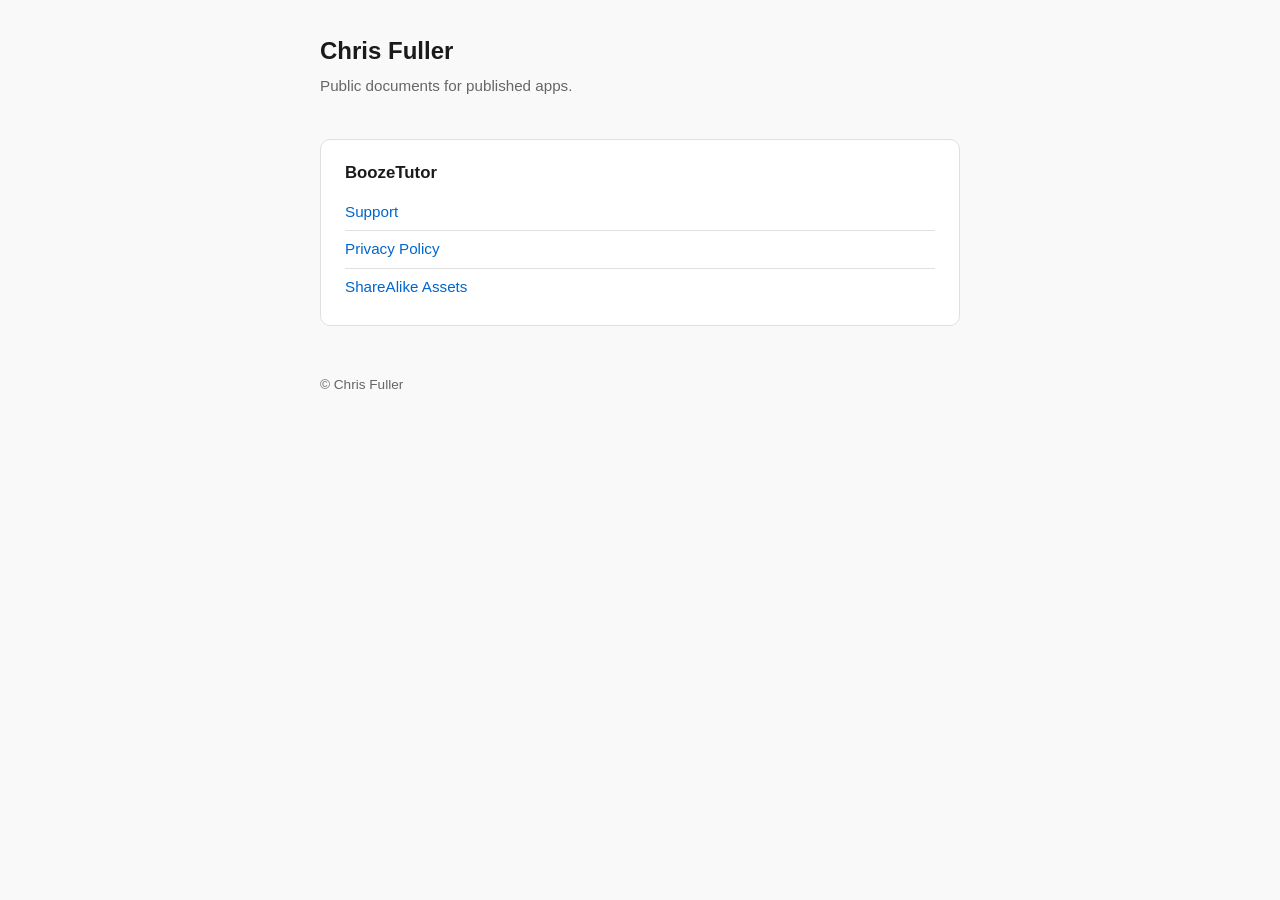
<file: index.html>
<!DOCTYPE html>
<html lang="en">
<head>
  <meta charset="UTF-8">
  <meta name="viewport" content="width=device-width, initial-scale=1.0">
  <title>Chris Fuller — App Documents</title>
  <style>
    *, *::before, *::after { box-sizing: border-box; margin: 0; padding: 0; }

    :root {
      --bg: #f9f9f9;
      --surface: #ffffff;
      --text: #1a1a1a;
      --muted: #666;
      --accent: #0066cc;
      --border: #e0e0e0;
    }

    @media (prefers-color-scheme: dark) {
      :root {
        --bg: #111;
        --surface: #1e1e1e;
        --text: #f0f0f0;
        --muted: #999;
        --accent: #4da6ff;
        --border: #333;
      }
    }

    body {
      font-family: -apple-system, BlinkMacSystemFont, "Segoe UI", Roboto, sans-serif;
      background: var(--bg);
      color: var(--text);
      line-height: 1.6;
      padding: 2rem 1rem;
    }

    .container {
      max-width: 640px;
      margin: 0 auto;
    }

    header {
      margin-bottom: 2.5rem;
    }

    header h1 {
      font-size: 1.5rem;
      font-weight: 600;
      margin-bottom: 0.25rem;
    }

    header p {
      color: var(--muted);
      font-size: 0.95rem;
    }

    .app-section {
      background: var(--surface);
      border: 1px solid var(--border);
      border-radius: 10px;
      padding: 1.25rem 1.5rem;
      margin-bottom: 1rem;
    }

    .app-section h2 {
      font-size: 1.05rem;
      font-weight: 600;
      margin-bottom: 0.75rem;
    }

    .doc-list {
      list-style: none;
    }

    .doc-list li {
      padding: 0.35rem 0;
      border-top: 1px solid var(--border);
    }

    .doc-list li:first-child {
      border-top: none;
      padding-top: 0;
    }

    .doc-list a {
      color: var(--accent);
      text-decoration: none;
      font-size: 0.95rem;
    }

    .doc-list a:hover {
      text-decoration: underline;
    }

    footer {
      margin-top: 3rem;
      color: var(--muted);
      font-size: 0.85rem;
    }
  </style>
</head>
<body>
  <div class="container">
    <header>
      <h1>Chris Fuller</h1>
      <p>Public documents for published apps.</p>
    </header>

    <div class="app-section">
      <h2>BoozeTutor</h2>
      <ul class="doc-list">
        <li><a href="BoozeTutor-support.html">Support</a></li>
        <li><a href="BoozeTutor-privacy">Privacy Policy</a></li>
        <li><a href="BoozeTutor-ShareAlike/">ShareAlike Assets</a></li>
      </ul>
    </div>

    <footer>
      <p>&copy; Chris Fuller</p>
    </footer>
  </div>
</body>
</html>
</file>
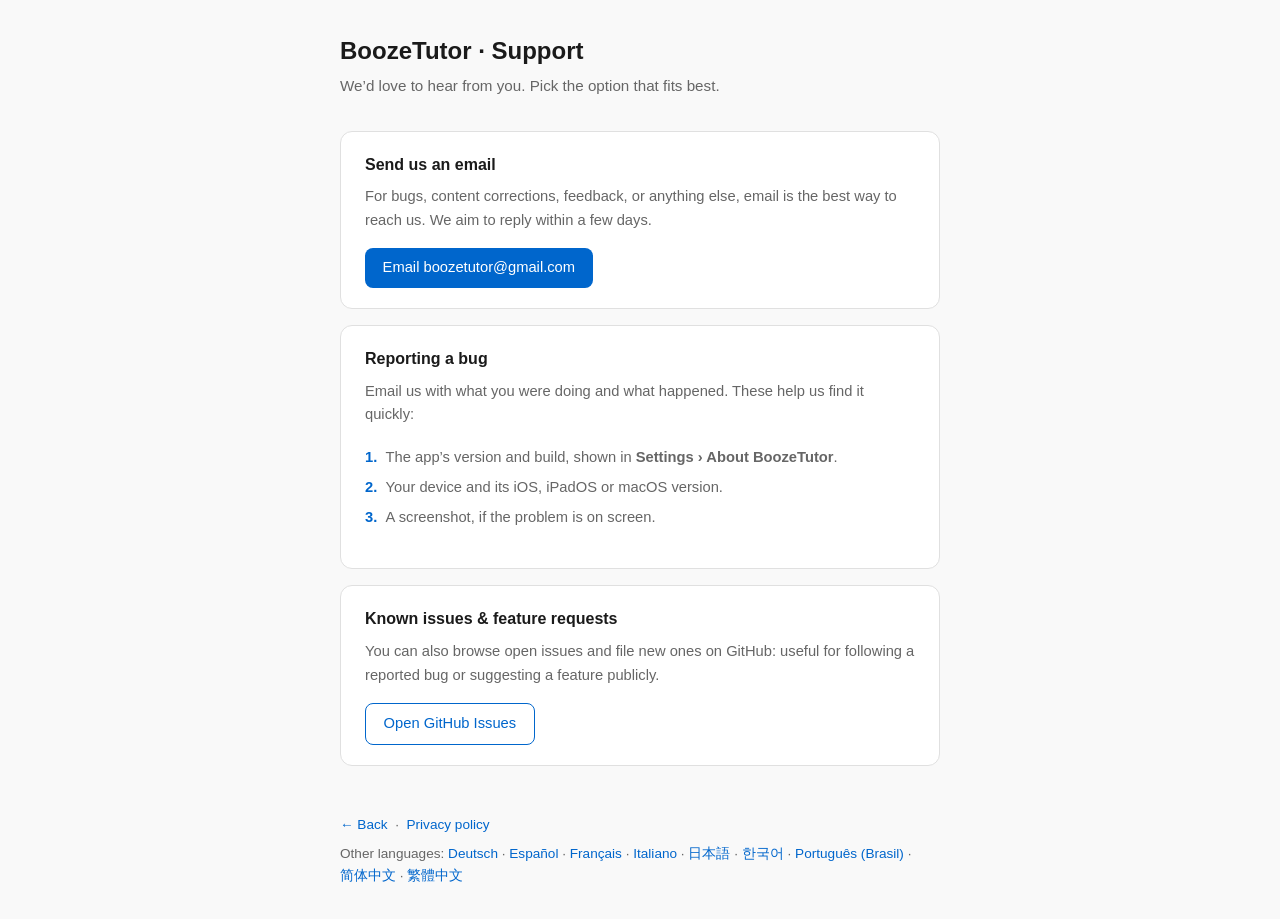
<file: BoozeTutor-support.html>
<!DOCTYPE html>
<html lang="en">
<head>
  <meta charset="UTF-8">
  <meta name="viewport" content="width=device-width, initial-scale=1.0">
  <title>BoozeTutor · Support</title>
  <link rel="stylesheet" href="support/support.css">
</head>
<body>
  <div class="container">
    <header>
      <h1>BoozeTutor · Support</h1>
      <p>We’d love to hear from you. Pick the option that fits best.</p>
    </header>

    <div class="card">
      <h2>Send us an email</h2>
      <p>For bugs, content corrections, feedback, or anything else, email is the best way to reach us. We aim to reply within a few days.</p>
      <a class="btn" href="mailto:boozetutor@gmail.com?subject=BoozeTutor%20support">Email boozetutor@gmail.com</a>
    </div>

    <div class="card">
      <h2>Reporting a bug</h2>
      <p>Email us with what you were doing and what happened. These help us find it quickly:</p>
      <ol class="step-list">
        <li data-n="1">The app’s version and build, shown in <strong>Settings › About BoozeTutor</strong>.</li>
        <li data-n="2">Your device and its iOS, iPadOS or macOS version.</li>
        <li data-n="3">A screenshot, if the problem is on screen.</li>
      </ol>
    </div>

    <div class="card">
      <h2>Known issues &amp; feature requests</h2>
      <p>You can also browse open issues and file new ones on GitHub: useful for following a reported bug or suggesting a feature publicly.</p>
      <a class="btn btn-secondary" href="https://github.com/txshtkckr/public-docs/issues" target="_blank" rel="noopener">Open GitHub Issues</a>
    </div>

    <footer>
      <p><a href="index.html">&larr; Back</a> &nbsp;&middot;&nbsp; <a href="BoozeTutor-privacy">Privacy policy</a></p>
      <p class="langs">Other languages: <a href="support/de.html" lang="de">Deutsch</a> &middot; <a href="support/es.html" lang="es">Español</a> &middot; <a href="support/fr.html" lang="fr">Français</a> &middot; <a href="support/it.html" lang="it">Italiano</a> &middot; <a href="support/ja.html" lang="ja">日本語</a> &middot; <a href="support/ko.html" lang="ko">한국어</a> &middot; <a href="support/pt-BR.html" lang="pt-BR">Português (Brasil)</a> &middot; <a href="support/zh-Hans.html" lang="zh-Hans">简体中文</a> &middot; <a href="support/zh-Hant.html" lang="zh-Hant">繁體中文</a></p>
    </footer>
  </div>
</body>
</html>
</file>
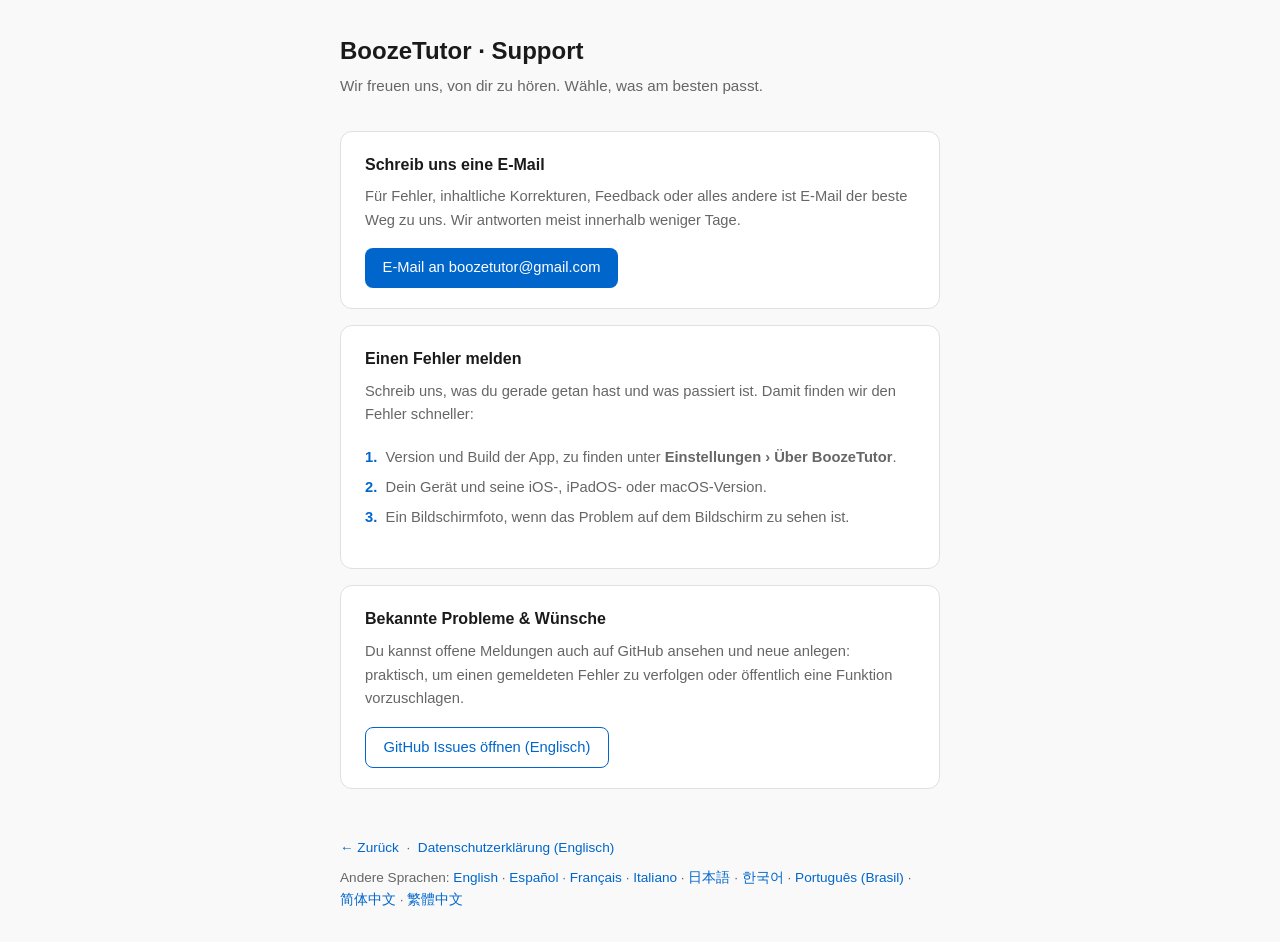
<file: support/de.html>
<!DOCTYPE html>
<html lang="de">
<head>
  <meta charset="UTF-8">
  <meta name="viewport" content="width=device-width, initial-scale=1.0">
  <title>BoozeTutor · Support</title>
  <link rel="stylesheet" href="support.css">
</head>
<body>
  <div class="container">
    <header>
      <h1>BoozeTutor · Support</h1>
      <p>Wir freuen uns, von dir zu hören. Wähle, was am besten passt.</p>
    </header>

    <div class="card">
      <h2>Schreib uns eine E-Mail</h2>
      <p>Für Fehler, inhaltliche Korrekturen, Feedback oder alles andere ist E-Mail der beste Weg zu uns. Wir antworten meist innerhalb weniger Tage.</p>
      <a class="btn" href="mailto:boozetutor@gmail.com?subject=BoozeTutor%20Support">E-Mail an boozetutor@gmail.com</a>
    </div>

    <div class="card">
      <h2>Einen Fehler melden</h2>
      <p>Schreib uns, was du gerade getan hast und was passiert ist. Damit finden wir den Fehler schneller:</p>
      <ol class="step-list">
        <li data-n="1">Version und Build der App, zu finden unter <strong>Einstellungen › Über BoozeTutor</strong>.</li>
        <li data-n="2">Dein Gerät und seine iOS-, iPadOS- oder macOS-Version.</li>
        <li data-n="3">Ein Bildschirmfoto, wenn das Problem auf dem Bildschirm zu sehen ist.</li>
      </ol>
    </div>

    <div class="card">
      <h2>Bekannte Probleme &amp; Wünsche</h2>
      <p>Du kannst offene Meldungen auch auf GitHub ansehen und neue anlegen: praktisch, um einen gemeldeten Fehler zu verfolgen oder öffentlich eine Funktion vorzuschlagen.</p>
      <a class="btn btn-secondary" href="https://github.com/txshtkckr/public-docs/issues" target="_blank" rel="noopener">GitHub Issues öffnen (Englisch)</a>
    </div>

    <footer>
      <p><a href="../index.html">&larr; Zurück</a> &nbsp;&middot;&nbsp; <a href="../BoozeTutor-privacy">Datenschutzerklärung (Englisch)</a></p>
      <p class="langs">Andere Sprachen: <a href="../BoozeTutor-support.html" lang="en">English</a> &middot; <a href="es.html" lang="es">Español</a> &middot; <a href="fr.html" lang="fr">Français</a> &middot; <a href="it.html" lang="it">Italiano</a> &middot; <a href="ja.html" lang="ja">日本語</a> &middot; <a href="ko.html" lang="ko">한국어</a> &middot; <a href="pt-BR.html" lang="pt-BR">Português (Brasil)</a> &middot; <a href="zh-Hans.html" lang="zh-Hans">简体中文</a> &middot; <a href="zh-Hant.html" lang="zh-Hant">繁體中文</a></p>
    </footer>
  </div>
</body>
</html>
</file>
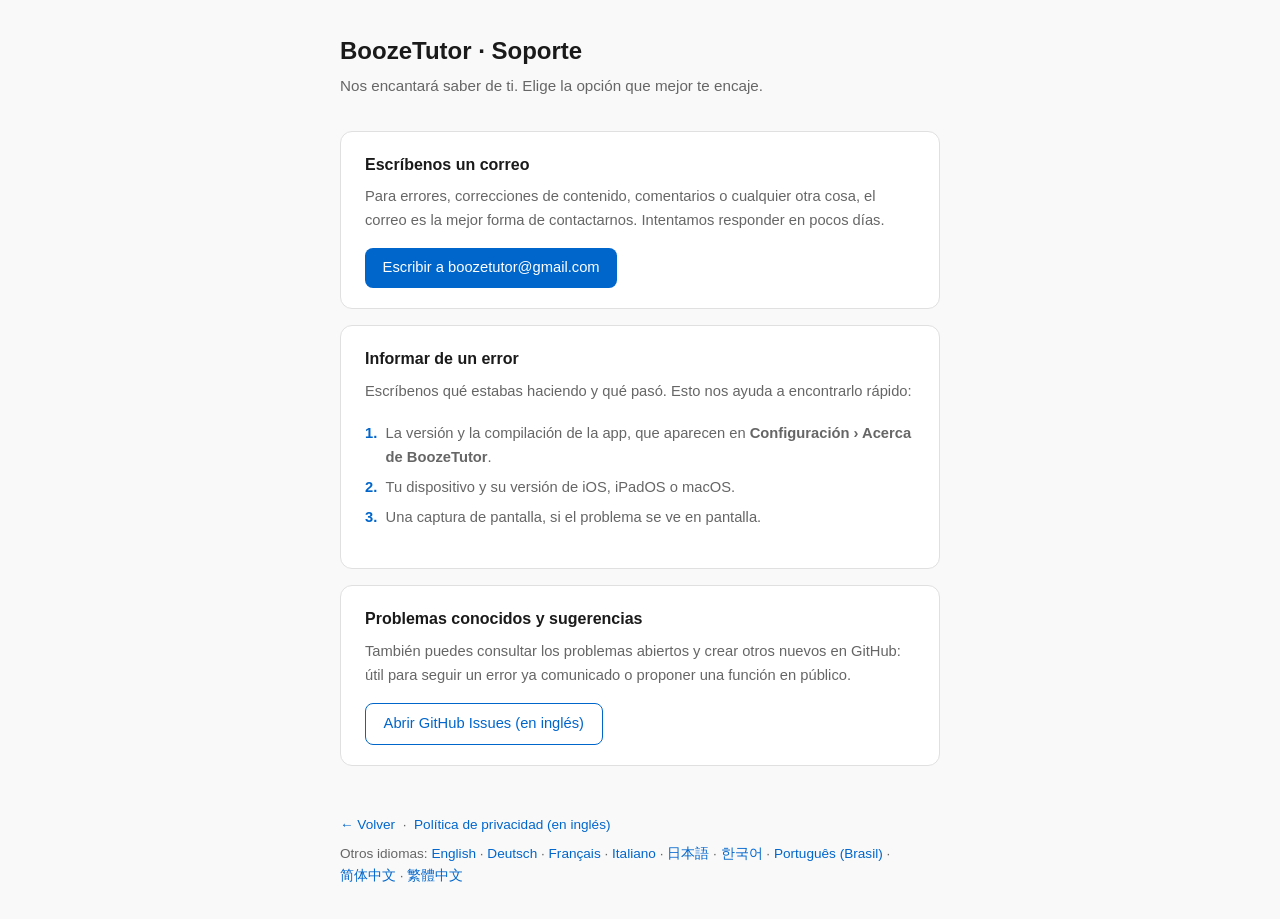
<file: support/es.html>
<!DOCTYPE html>
<html lang="es">
<head>
  <meta charset="UTF-8">
  <meta name="viewport" content="width=device-width, initial-scale=1.0">
  <title>BoozeTutor · Soporte</title>
  <link rel="stylesheet" href="support.css">
</head>
<body>
  <div class="container">
    <header>
      <h1>BoozeTutor · Soporte</h1>
      <p>Nos encantará saber de ti. Elige la opción que mejor te encaje.</p>
    </header>

    <div class="card">
      <h2>Escríbenos un correo</h2>
      <p>Para errores, correcciones de contenido, comentarios o cualquier otra cosa, el correo es la mejor forma de contactarnos. Intentamos responder en pocos días.</p>
      <a class="btn" href="mailto:boozetutor@gmail.com?subject=Soporte%20de%20BoozeTutor">Escribir a boozetutor@gmail.com</a>
    </div>

    <div class="card">
      <h2>Informar de un error</h2>
      <p>Escríbenos qué estabas haciendo y qué pasó. Esto nos ayuda a encontrarlo rápido:</p>
      <ol class="step-list">
        <li data-n="1">La versión y la compilación de la app, que aparecen en <strong>Configuración › Acerca de BoozeTutor</strong>.</li>
        <li data-n="2">Tu dispositivo y su versión de iOS, iPadOS o macOS.</li>
        <li data-n="3">Una captura de pantalla, si el problema se ve en pantalla.</li>
      </ol>
    </div>

    <div class="card">
      <h2>Problemas conocidos y sugerencias</h2>
      <p>También puedes consultar los problemas abiertos y crear otros nuevos en GitHub: útil para seguir un error ya comunicado o proponer una función en público.</p>
      <a class="btn btn-secondary" href="https://github.com/txshtkckr/public-docs/issues" target="_blank" rel="noopener">Abrir GitHub Issues (en inglés)</a>
    </div>

    <footer>
      <p><a href="../index.html">&larr; Volver</a> &nbsp;&middot;&nbsp; <a href="../BoozeTutor-privacy">Política de privacidad (en inglés)</a></p>
      <p class="langs">Otros idiomas: <a href="../BoozeTutor-support.html" lang="en">English</a> &middot; <a href="de.html" lang="de">Deutsch</a> &middot; <a href="fr.html" lang="fr">Français</a> &middot; <a href="it.html" lang="it">Italiano</a> &middot; <a href="ja.html" lang="ja">日本語</a> &middot; <a href="ko.html" lang="ko">한국어</a> &middot; <a href="pt-BR.html" lang="pt-BR">Português (Brasil)</a> &middot; <a href="zh-Hans.html" lang="zh-Hans">简体中文</a> &middot; <a href="zh-Hant.html" lang="zh-Hant">繁體中文</a></p>
    </footer>
  </div>
</body>
</html>
</file>
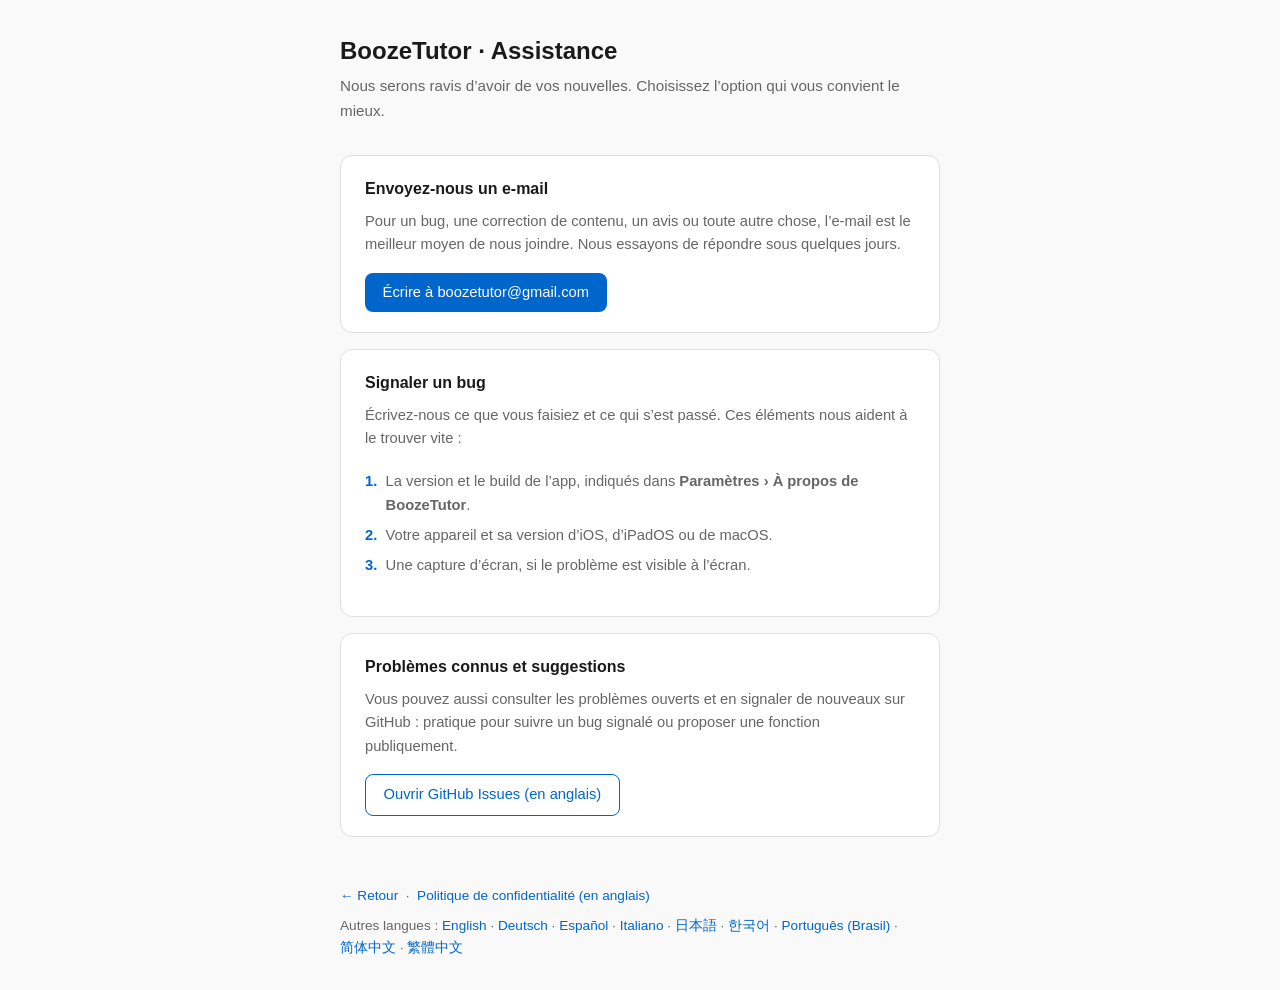
<file: support/fr.html>
<!DOCTYPE html>
<html lang="fr">
<head>
  <meta charset="UTF-8">
  <meta name="viewport" content="width=device-width, initial-scale=1.0">
  <title>BoozeTutor · Assistance</title>
  <link rel="stylesheet" href="support.css">
</head>
<body>
  <div class="container">
    <header>
      <h1>BoozeTutor · Assistance</h1>
      <p>Nous serons ravis d’avoir de vos nouvelles. Choisissez l’option qui vous convient le mieux.</p>
    </header>

    <div class="card">
      <h2>Envoyez-nous un e-mail</h2>
      <p>Pour un bug, une correction de contenu, un avis ou toute autre chose, l’e-mail est le meilleur moyen de nous joindre. Nous essayons de répondre sous quelques jours.</p>
      <a class="btn" href="mailto:boozetutor@gmail.com?subject=Assistance%20BoozeTutor">Écrire à boozetutor@gmail.com</a>
    </div>

    <div class="card">
      <h2>Signaler un bug</h2>
      <p>Écrivez-nous ce que vous faisiez et ce qui s’est passé. Ces éléments nous aident à le trouver vite :</p>
      <ol class="step-list">
        <li data-n="1">La version et le build de l’app, indiqués dans <strong>Paramètres › À propos de BoozeTutor</strong>.</li>
        <li data-n="2">Votre appareil et sa version d’iOS, d’iPadOS ou de macOS.</li>
        <li data-n="3">Une capture d’écran, si le problème est visible à l’écran.</li>
      </ol>
    </div>

    <div class="card">
      <h2>Problèmes connus et suggestions</h2>
      <p>Vous pouvez aussi consulter les problèmes ouverts et en signaler de nouveaux sur GitHub : pratique pour suivre un bug signalé ou proposer une fonction publiquement.</p>
      <a class="btn btn-secondary" href="https://github.com/txshtkckr/public-docs/issues" target="_blank" rel="noopener">Ouvrir GitHub Issues (en anglais)</a>
    </div>

    <footer>
      <p><a href="../index.html">&larr; Retour</a> &nbsp;&middot;&nbsp; <a href="../BoozeTutor-privacy">Politique de confidentialité (en anglais)</a></p>
      <p class="langs">Autres langues&nbsp;: <a href="../BoozeTutor-support.html" lang="en">English</a> &middot; <a href="de.html" lang="de">Deutsch</a> &middot; <a href="es.html" lang="es">Español</a> &middot; <a href="it.html" lang="it">Italiano</a> &middot; <a href="ja.html" lang="ja">日本語</a> &middot; <a href="ko.html" lang="ko">한국어</a> &middot; <a href="pt-BR.html" lang="pt-BR">Português (Brasil)</a> &middot; <a href="zh-Hans.html" lang="zh-Hans">简体中文</a> &middot; <a href="zh-Hant.html" lang="zh-Hant">繁體中文</a></p>
    </footer>
  </div>
</body>
</html>
</file>
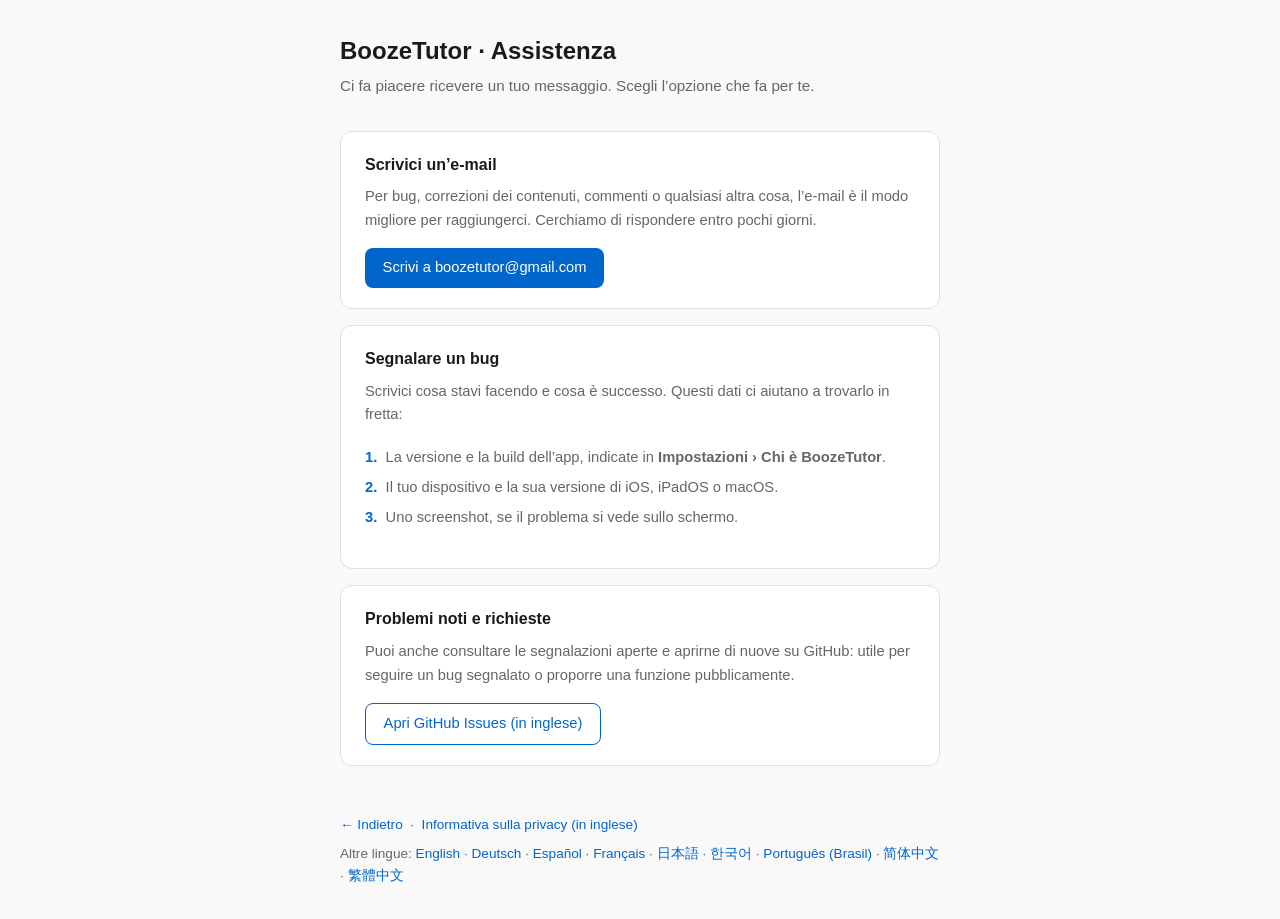
<file: support/it.html>
<!DOCTYPE html>
<html lang="it">
<head>
  <meta charset="UTF-8">
  <meta name="viewport" content="width=device-width, initial-scale=1.0">
  <title>BoozeTutor · Assistenza</title>
  <link rel="stylesheet" href="support.css">
</head>
<body>
  <div class="container">
    <header>
      <h1>BoozeTutor · Assistenza</h1>
      <p>Ci fa piacere ricevere un tuo messaggio. Scegli l’opzione che fa per te.</p>
    </header>

    <div class="card">
      <h2>Scrivici un’e-mail</h2>
      <p>Per bug, correzioni dei contenuti, commenti o qualsiasi altra cosa, l’e-mail è il modo migliore per raggiungerci. Cerchiamo di rispondere entro pochi giorni.</p>
      <a class="btn" href="mailto:boozetutor@gmail.com?subject=Assistenza%20BoozeTutor">Scrivi a boozetutor@gmail.com</a>
    </div>

    <div class="card">
      <h2>Segnalare un bug</h2>
      <p>Scrivici cosa stavi facendo e cosa è successo. Questi dati ci aiutano a trovarlo in fretta:</p>
      <ol class="step-list">
        <li data-n="1">La versione e la build dell’app, indicate in <strong>Impostazioni › Chi è BoozeTutor</strong>.</li>
        <li data-n="2">Il tuo dispositivo e la sua versione di iOS, iPadOS o macOS.</li>
        <li data-n="3">Uno screenshot, se il problema si vede sullo schermo.</li>
      </ol>
    </div>

    <div class="card">
      <h2>Problemi noti e richieste</h2>
      <p>Puoi anche consultare le segnalazioni aperte e aprirne di nuove su GitHub: utile per seguire un bug segnalato o proporre una funzione pubblicamente.</p>
      <a class="btn btn-secondary" href="https://github.com/txshtkckr/public-docs/issues" target="_blank" rel="noopener">Apri GitHub Issues (in inglese)</a>
    </div>

    <footer>
      <p><a href="../index.html">&larr; Indietro</a> &nbsp;&middot;&nbsp; <a href="../BoozeTutor-privacy">Informativa sulla privacy (in inglese)</a></p>
      <p class="langs">Altre lingue: <a href="../BoozeTutor-support.html" lang="en">English</a> &middot; <a href="de.html" lang="de">Deutsch</a> &middot; <a href="es.html" lang="es">Español</a> &middot; <a href="fr.html" lang="fr">Français</a> &middot; <a href="ja.html" lang="ja">日本語</a> &middot; <a href="ko.html" lang="ko">한국어</a> &middot; <a href="pt-BR.html" lang="pt-BR">Português (Brasil)</a> &middot; <a href="zh-Hans.html" lang="zh-Hans">简体中文</a> &middot; <a href="zh-Hant.html" lang="zh-Hant">繁體中文</a></p>
    </footer>
  </div>
</body>
</html>
</file>
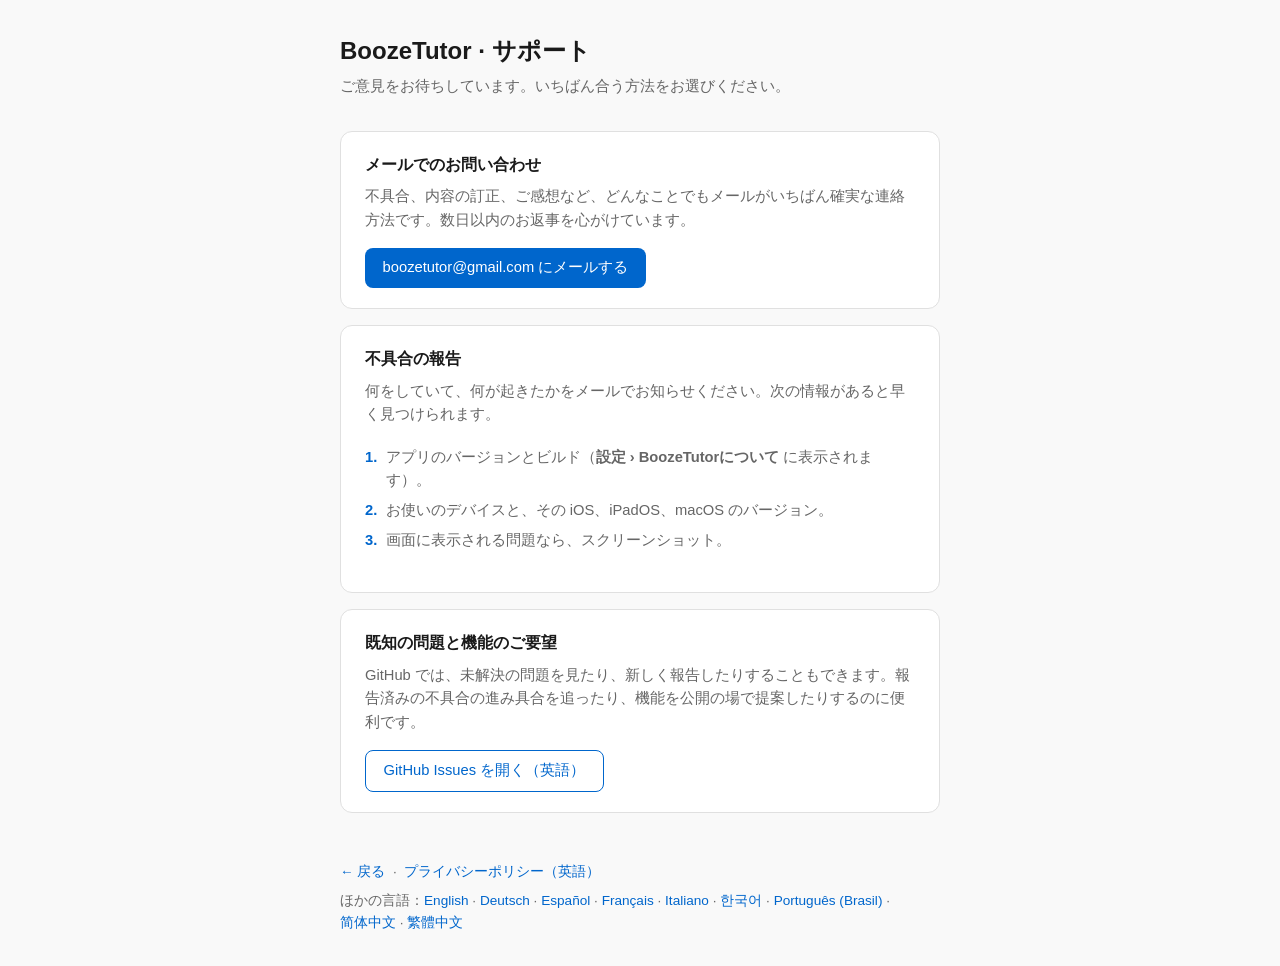
<file: support/ja.html>
<!DOCTYPE html>
<html lang="ja">
<head>
  <meta charset="UTF-8">
  <meta name="viewport" content="width=device-width, initial-scale=1.0">
  <title>BoozeTutor · サポート</title>
  <link rel="stylesheet" href="support.css">
</head>
<body>
  <div class="container">
    <header>
      <h1>BoozeTutor · サポート</h1>
      <p>ご意見をお待ちしています。いちばん合う方法をお選びください。</p>
    </header>

    <div class="card">
      <h2>メールでのお問い合わせ</h2>
      <p>不具合、内容の訂正、ご感想など、どんなことでもメールがいちばん確実な連絡方法です。数日以内のお返事を心がけています。</p>
      <a class="btn" href="mailto:boozetutor@gmail.com?subject=BoozeTutor%20%E3%82%B5%E3%83%9D%E3%83%BC%E3%83%88">boozetutor@gmail.com にメールする</a>
    </div>

    <div class="card">
      <h2>不具合の報告</h2>
      <p>何をしていて、何が起きたかをメールでお知らせください。次の情報があると早く見つけられます。</p>
      <ol class="step-list">
        <li data-n="1">アプリのバージョンとビルド（<strong>設定 › BoozeTutorについて</strong> に表示されます）。</li>
        <li data-n="2">お使いのデバイスと、その iOS、iPadOS、macOS のバージョン。</li>
        <li data-n="3">画面に表示される問題なら、スクリーンショット。</li>
      </ol>
    </div>

    <div class="card">
      <h2>既知の問題と機能のご要望</h2>
      <p>GitHub では、未解決の問題を見たり、新しく報告したりすることもできます。報告済みの不具合の進み具合を追ったり、機能を公開の場で提案したりするのに便利です。</p>
      <a class="btn btn-secondary" href="https://github.com/txshtkckr/public-docs/issues" target="_blank" rel="noopener">GitHub Issues を開く（英語）</a>
    </div>

    <footer>
      <p><a href="../index.html">&larr; 戻る</a> &nbsp;&middot;&nbsp; <a href="../BoozeTutor-privacy">プライバシーポリシー（英語）</a></p>
      <p class="langs">ほかの言語：<a href="../BoozeTutor-support.html" lang="en">English</a> &middot; <a href="de.html" lang="de">Deutsch</a> &middot; <a href="es.html" lang="es">Español</a> &middot; <a href="fr.html" lang="fr">Français</a> &middot; <a href="it.html" lang="it">Italiano</a> &middot; <a href="ko.html" lang="ko">한국어</a> &middot; <a href="pt-BR.html" lang="pt-BR">Português (Brasil)</a> &middot; <a href="zh-Hans.html" lang="zh-Hans">简体中文</a> &middot; <a href="zh-Hant.html" lang="zh-Hant">繁體中文</a></p>
    </footer>
  </div>
</body>
</html>
</file>
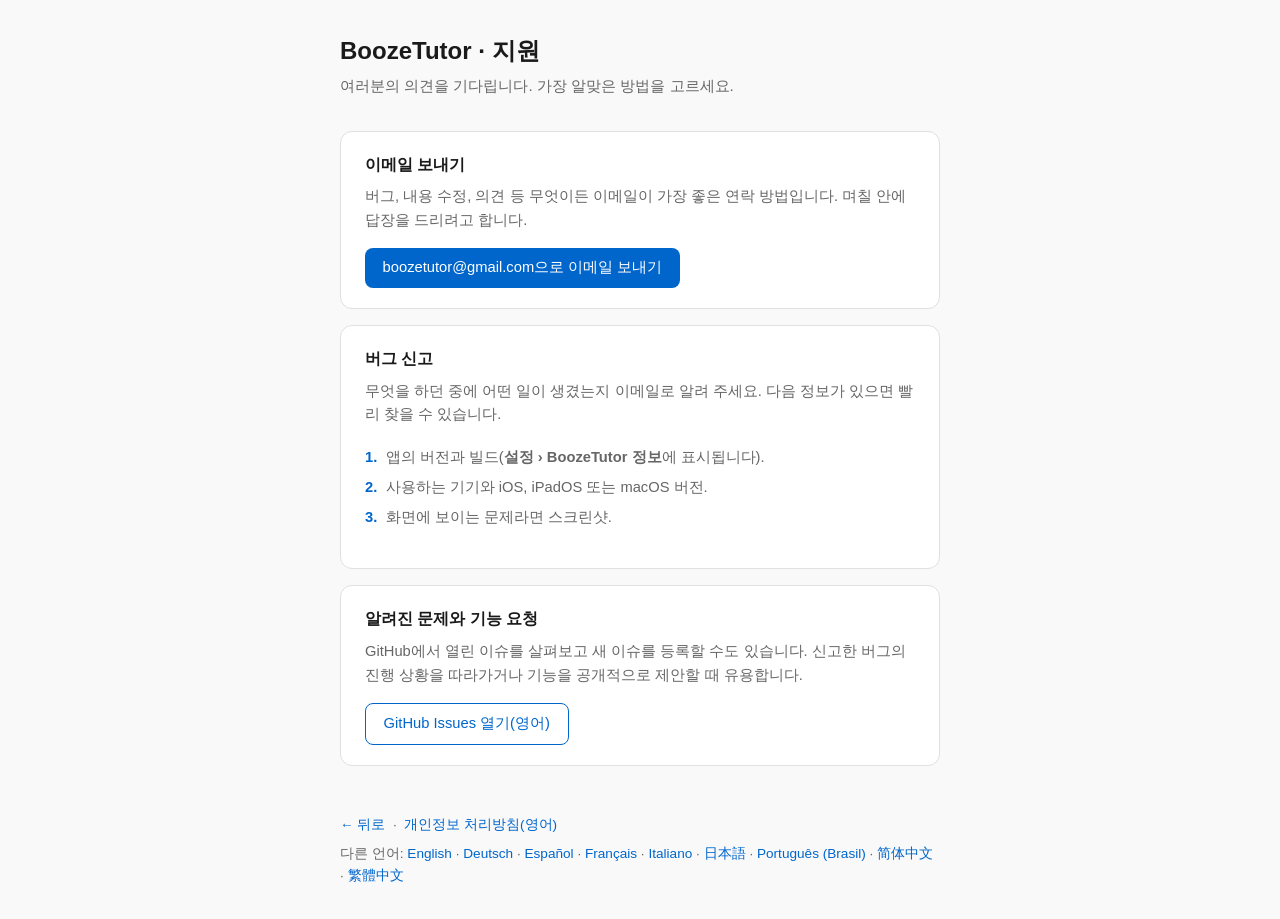
<file: support/ko.html>
<!DOCTYPE html>
<html lang="ko">
<head>
  <meta charset="UTF-8">
  <meta name="viewport" content="width=device-width, initial-scale=1.0">
  <title>BoozeTutor · 지원</title>
  <link rel="stylesheet" href="support.css">
</head>
<body>
  <div class="container">
    <header>
      <h1>BoozeTutor · 지원</h1>
      <p>여러분의 의견을 기다립니다. 가장 알맞은 방법을 고르세요.</p>
    </header>

    <div class="card">
      <h2>이메일 보내기</h2>
      <p>버그, 내용 수정, 의견 등 무엇이든 이메일이 가장 좋은 연락 방법입니다. 며칠 안에 답장을 드리려고 합니다.</p>
      <a class="btn" href="mailto:boozetutor@gmail.com?subject=BoozeTutor%20%EC%A7%80%EC%9B%90">boozetutor@gmail.com으로 이메일 보내기</a>
    </div>

    <div class="card">
      <h2>버그 신고</h2>
      <p>무엇을 하던 중에 어떤 일이 생겼는지 이메일로 알려 주세요. 다음 정보가 있으면 빨리 찾을 수 있습니다.</p>
      <ol class="step-list">
        <li data-n="1">앱의 버전과 빌드(<strong>설정 › BoozeTutor 정보</strong>에 표시됩니다).</li>
        <li data-n="2">사용하는 기기와 iOS, iPadOS 또는 macOS 버전.</li>
        <li data-n="3">화면에 보이는 문제라면 스크린샷.</li>
      </ol>
    </div>

    <div class="card">
      <h2>알려진 문제와 기능 요청</h2>
      <p>GitHub에서 열린 이슈를 살펴보고 새 이슈를 등록할 수도 있습니다. 신고한 버그의 진행 상황을 따라가거나 기능을 공개적으로 제안할 때 유용합니다.</p>
      <a class="btn btn-secondary" href="https://github.com/txshtkckr/public-docs/issues" target="_blank" rel="noopener">GitHub Issues 열기(영어)</a>
    </div>

    <footer>
      <p><a href="../index.html">&larr; 뒤로</a> &nbsp;&middot;&nbsp; <a href="../BoozeTutor-privacy">개인정보 처리방침(영어)</a></p>
      <p class="langs">다른 언어: <a href="../BoozeTutor-support.html" lang="en">English</a> &middot; <a href="de.html" lang="de">Deutsch</a> &middot; <a href="es.html" lang="es">Español</a> &middot; <a href="fr.html" lang="fr">Français</a> &middot; <a href="it.html" lang="it">Italiano</a> &middot; <a href="ja.html" lang="ja">日本語</a> &middot; <a href="pt-BR.html" lang="pt-BR">Português (Brasil)</a> &middot; <a href="zh-Hans.html" lang="zh-Hans">简体中文</a> &middot; <a href="zh-Hant.html" lang="zh-Hant">繁體中文</a></p>
    </footer>
  </div>
</body>
</html>
</file>
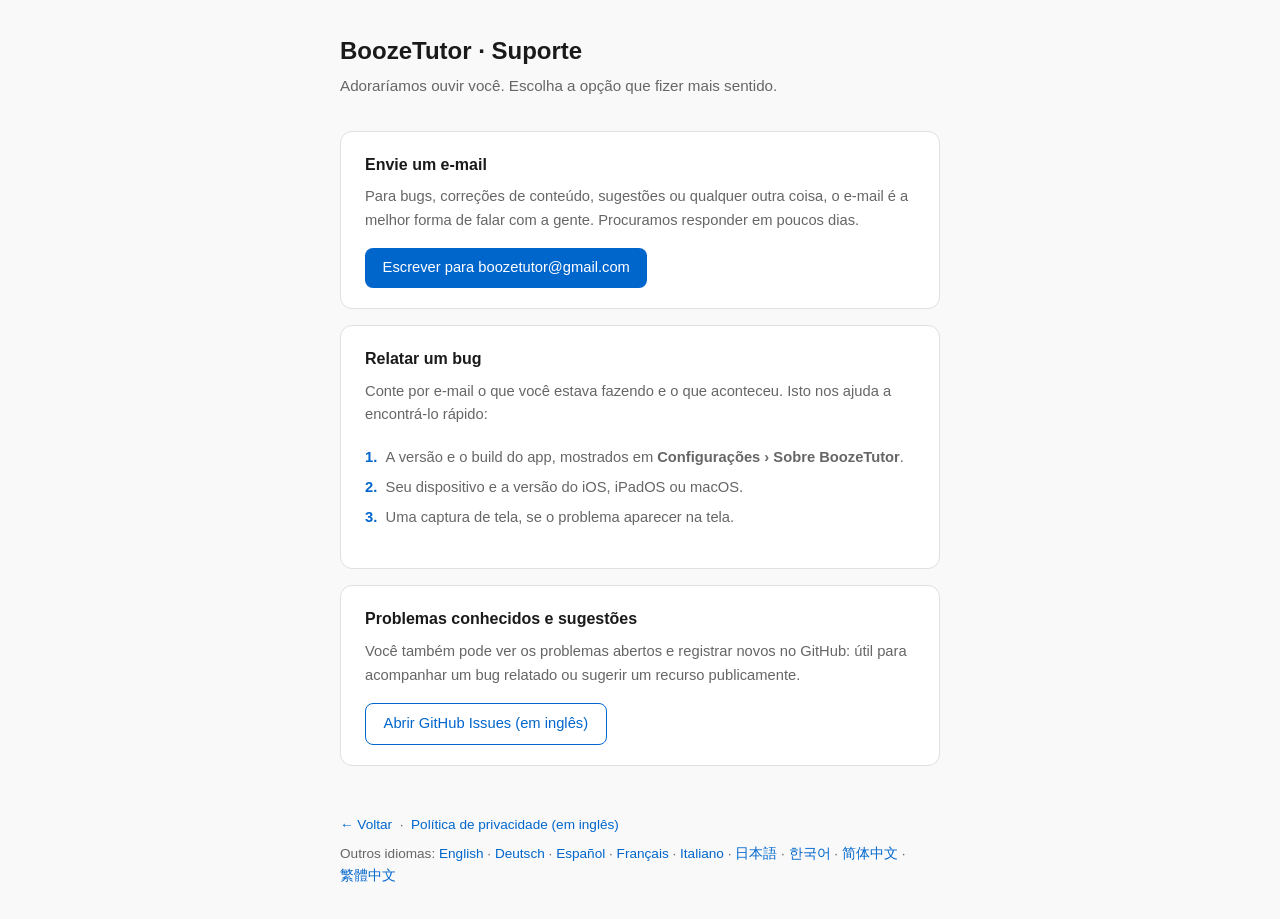
<file: support/pt-BR.html>
<!DOCTYPE html>
<html lang="pt-BR">
<head>
  <meta charset="UTF-8">
  <meta name="viewport" content="width=device-width, initial-scale=1.0">
  <title>BoozeTutor · Suporte</title>
  <link rel="stylesheet" href="support.css">
</head>
<body>
  <div class="container">
    <header>
      <h1>BoozeTutor · Suporte</h1>
      <p>Adoraríamos ouvir você. Escolha a opção que fizer mais sentido.</p>
    </header>

    <div class="card">
      <h2>Envie um e-mail</h2>
      <p>Para bugs, correções de conteúdo, sugestões ou qualquer outra coisa, o e-mail é a melhor forma de falar com a gente. Procuramos responder em poucos dias.</p>
      <a class="btn" href="mailto:boozetutor@gmail.com?subject=Suporte%20do%20BoozeTutor">Escrever para boozetutor@gmail.com</a>
    </div>

    <div class="card">
      <h2>Relatar um bug</h2>
      <p>Conte por e-mail o que você estava fazendo e o que aconteceu. Isto nos ajuda a encontrá-lo rápido:</p>
      <ol class="step-list">
        <li data-n="1">A versão e o build do app, mostrados em <strong>Configurações › Sobre BoozeTutor</strong>.</li>
        <li data-n="2">Seu dispositivo e a versão do iOS, iPadOS ou macOS.</li>
        <li data-n="3">Uma captura de tela, se o problema aparecer na tela.</li>
      </ol>
    </div>

    <div class="card">
      <h2>Problemas conhecidos e sugestões</h2>
      <p>Você também pode ver os problemas abertos e registrar novos no GitHub: útil para acompanhar um bug relatado ou sugerir um recurso publicamente.</p>
      <a class="btn btn-secondary" href="https://github.com/txshtkckr/public-docs/issues" target="_blank" rel="noopener">Abrir GitHub Issues (em inglês)</a>
    </div>

    <footer>
      <p><a href="../index.html">&larr; Voltar</a> &nbsp;&middot;&nbsp; <a href="../BoozeTutor-privacy">Política de privacidade (em inglês)</a></p>
      <p class="langs">Outros idiomas: <a href="../BoozeTutor-support.html" lang="en">English</a> &middot; <a href="de.html" lang="de">Deutsch</a> &middot; <a href="es.html" lang="es">Español</a> &middot; <a href="fr.html" lang="fr">Français</a> &middot; <a href="it.html" lang="it">Italiano</a> &middot; <a href="ja.html" lang="ja">日本語</a> &middot; <a href="ko.html" lang="ko">한국어</a> &middot; <a href="zh-Hans.html" lang="zh-Hans">简体中文</a> &middot; <a href="zh-Hant.html" lang="zh-Hant">繁體中文</a></p>
    </footer>
  </div>
</body>
</html>
</file>
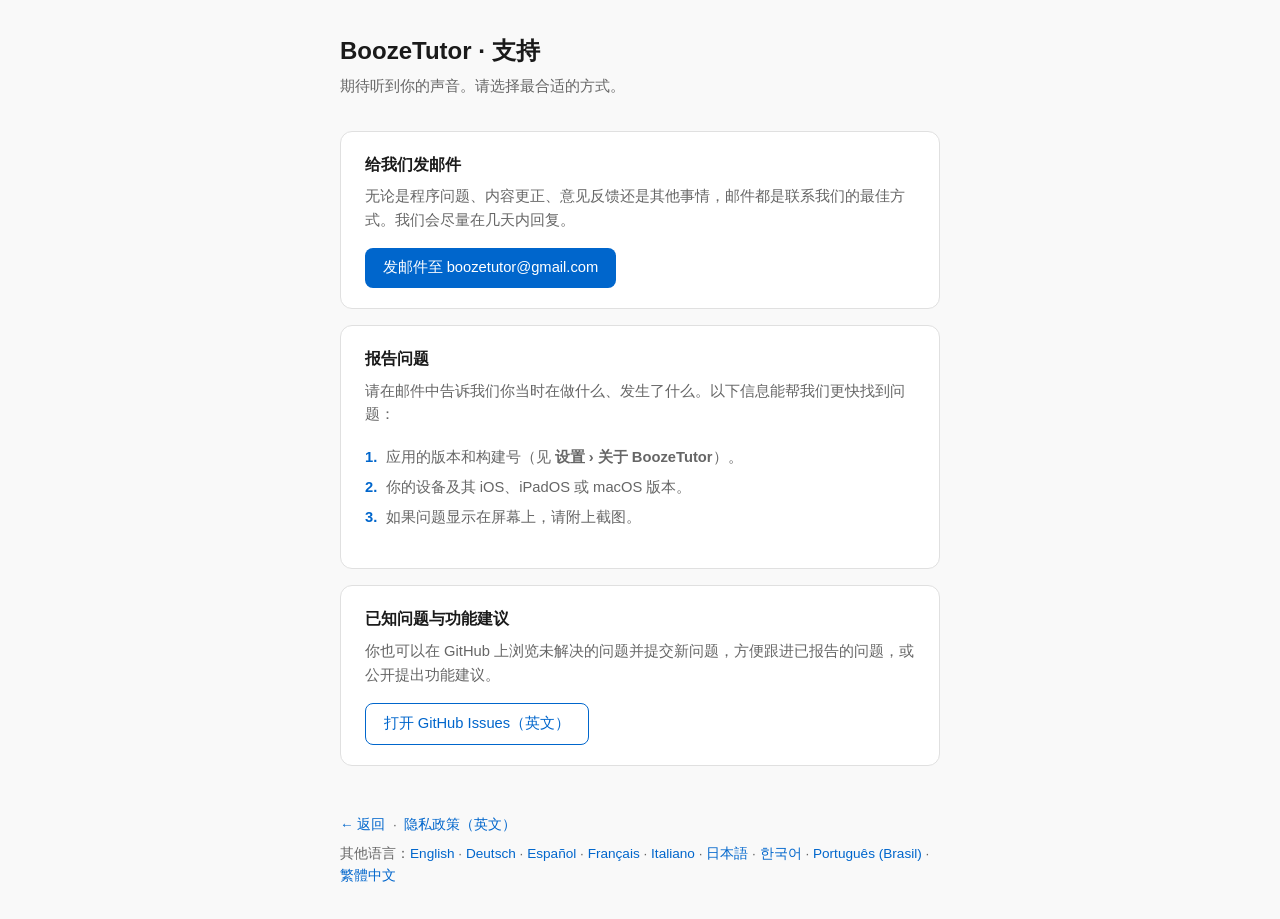
<file: support/zh-Hans.html>
<!DOCTYPE html>
<html lang="zh-Hans">
<head>
  <meta charset="UTF-8">
  <meta name="viewport" content="width=device-width, initial-scale=1.0">
  <title>BoozeTutor · 支持</title>
  <link rel="stylesheet" href="support.css">
</head>
<body>
  <div class="container">
    <header>
      <h1>BoozeTutor · 支持</h1>
      <p>期待听到你的声音。请选择最合适的方式。</p>
    </header>

    <div class="card">
      <h2>给我们发邮件</h2>
      <p>无论是程序问题、内容更正、意见反馈还是其他事情，邮件都是联系我们的最佳方式。我们会尽量在几天内回复。</p>
      <a class="btn" href="mailto:boozetutor@gmail.com?subject=BoozeTutor%20%E6%94%AF%E6%8C%81">发邮件至 boozetutor@gmail.com</a>
    </div>

    <div class="card">
      <h2>报告问题</h2>
      <p>请在邮件中告诉我们你当时在做什么、发生了什么。以下信息能帮我们更快找到问题：</p>
      <ol class="step-list">
        <li data-n="1">应用的版本和构建号（见 <strong>设置 › 关于 BoozeTutor</strong>）。</li>
        <li data-n="2">你的设备及其 iOS、iPadOS 或 macOS 版本。</li>
        <li data-n="3">如果问题显示在屏幕上，请附上截图。</li>
      </ol>
    </div>

    <div class="card">
      <h2>已知问题与功能建议</h2>
      <p>你也可以在 GitHub 上浏览未解决的问题并提交新问题，方便跟进已报告的问题，或公开提出功能建议。</p>
      <a class="btn btn-secondary" href="https://github.com/txshtkckr/public-docs/issues" target="_blank" rel="noopener">打开 GitHub Issues（英文）</a>
    </div>

    <footer>
      <p><a href="../index.html">&larr; 返回</a> &nbsp;&middot;&nbsp; <a href="../BoozeTutor-privacy">隐私政策（英文）</a></p>
      <p class="langs">其他语言：<a href="../BoozeTutor-support.html" lang="en">English</a> &middot; <a href="de.html" lang="de">Deutsch</a> &middot; <a href="es.html" lang="es">Español</a> &middot; <a href="fr.html" lang="fr">Français</a> &middot; <a href="it.html" lang="it">Italiano</a> &middot; <a href="ja.html" lang="ja">日本語</a> &middot; <a href="ko.html" lang="ko">한국어</a> &middot; <a href="pt-BR.html" lang="pt-BR">Português (Brasil)</a> &middot; <a href="zh-Hant.html" lang="zh-Hant">繁體中文</a></p>
    </footer>
  </div>
</body>
</html>
</file>
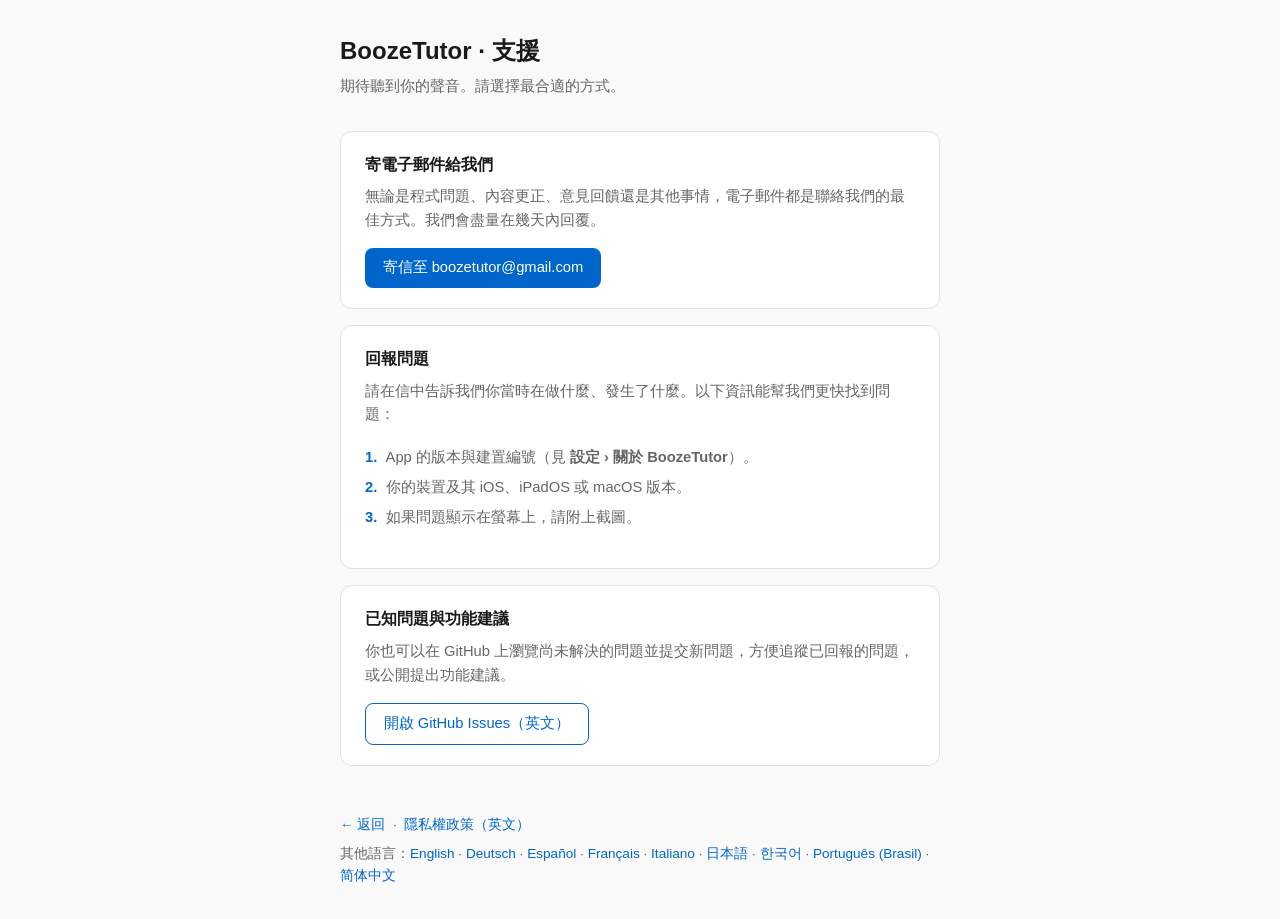
<file: support/zh-Hant.html>
<!DOCTYPE html>
<html lang="zh-Hant">
<head>
  <meta charset="UTF-8">
  <meta name="viewport" content="width=device-width, initial-scale=1.0">
  <title>BoozeTutor · 支援</title>
  <link rel="stylesheet" href="support.css">
</head>
<body>
  <div class="container">
    <header>
      <h1>BoozeTutor · 支援</h1>
      <p>期待聽到你的聲音。請選擇最合適的方式。</p>
    </header>

    <div class="card">
      <h2>寄電子郵件給我們</h2>
      <p>無論是程式問題、內容更正、意見回饋還是其他事情，電子郵件都是聯絡我們的最佳方式。我們會盡量在幾天內回覆。</p>
      <a class="btn" href="mailto:boozetutor@gmail.com?subject=BoozeTutor%20%E6%94%AF%E6%8F%B4">寄信至 boozetutor@gmail.com</a>
    </div>

    <div class="card">
      <h2>回報問題</h2>
      <p>請在信中告訴我們你當時在做什麼、發生了什麼。以下資訊能幫我們更快找到問題：</p>
      <ol class="step-list">
        <li data-n="1">App 的版本與建置編號（見 <strong>設定 › 關於 BoozeTutor</strong>）。</li>
        <li data-n="2">你的裝置及其 iOS、iPadOS 或 macOS 版本。</li>
        <li data-n="3">如果問題顯示在螢幕上，請附上截圖。</li>
      </ol>
    </div>

    <div class="card">
      <h2>已知問題與功能建議</h2>
      <p>你也可以在 GitHub 上瀏覽尚未解決的問題並提交新問題，方便追蹤已回報的問題，或公開提出功能建議。</p>
      <a class="btn btn-secondary" href="https://github.com/txshtkckr/public-docs/issues" target="_blank" rel="noopener">開啟 GitHub Issues（英文）</a>
    </div>

    <footer>
      <p><a href="../index.html">&larr; 返回</a> &nbsp;&middot;&nbsp; <a href="../BoozeTutor-privacy">隱私權政策（英文）</a></p>
      <p class="langs">其他語言：<a href="../BoozeTutor-support.html" lang="en">English</a> &middot; <a href="de.html" lang="de">Deutsch</a> &middot; <a href="es.html" lang="es">Español</a> &middot; <a href="fr.html" lang="fr">Français</a> &middot; <a href="it.html" lang="it">Italiano</a> &middot; <a href="ja.html" lang="ja">日本語</a> &middot; <a href="ko.html" lang="ko">한국어</a> &middot; <a href="pt-BR.html" lang="pt-BR">Português (Brasil)</a> &middot; <a href="zh-Hans.html" lang="zh-Hans">简体中文</a></p>
    </footer>
  </div>
</body>
</html>
</file>
<file: support/support.css>
/* The support pages' one stylesheet: BoozeTutor-support.html and support/<pack>.html. */
*, *::before, *::after { box-sizing: border-box; margin: 0; padding: 0; }

:root {
  --bg: #f9f9f9;
  --surface: #ffffff;
  --text: #1a1a1a;
  --muted: #666;
  --accent: #0066cc;
  --border: #e0e0e0;
}

@media (prefers-color-scheme: dark) {
  :root {
    --bg: #111;
    --surface: #1e1e1e;
    --text: #f0f0f0;
    --muted: #999;
    --accent: #4da6ff;
    --border: #333;
  }
}

body {
  font-family: -apple-system, BlinkMacSystemFont, "Segoe UI", Roboto, sans-serif;
  background: var(--bg);
  color: var(--text);
  line-height: 1.6;
  padding: 2rem 1rem;
}

.container {
  max-width: 600px;
  margin: 0 auto;
}

header {
  margin-bottom: 2rem;
}

header h1 {
  font-size: 1.5rem;
  font-weight: 600;
  margin-bottom: 0.25rem;
}

header p {
  color: var(--muted);
  font-size: 0.95rem;
}

.card {
  background: var(--surface);
  border: 1px solid var(--border);
  border-radius: 12px;
  padding: 1.25rem 1.5rem;
  margin-bottom: 1rem;
}

.card h2 {
  font-size: 1rem;
  font-weight: 600;
  margin-bottom: 0.5rem;
}

.card p {
  font-size: 0.92rem;
  color: var(--muted);
  margin-bottom: 1rem;
}

.card p:last-child {
  margin-bottom: 0;
}

.btn {
  display: inline-block;
  background: var(--accent);
  color: #fff;
  text-decoration: none;
  padding: 0.5rem 1.1rem;
  border-radius: 8px;
  font-size: 0.92rem;
  font-weight: 500;
}

.btn:hover {
  opacity: 0.88;
}

.btn-secondary {
  background: transparent;
  color: var(--accent);
  border: 1px solid var(--accent);
}

.step-list {
  list-style: none;
  margin-bottom: 1rem;
}

.step-list li {
  font-size: 0.92rem;
  color: var(--muted);
  padding: 0.2rem 0;
  padding-left: 1.4em;
  position: relative;
}

.step-list li::before {
  content: attr(data-n) ".";
  position: absolute;
  left: 0;
  color: var(--accent);
  font-weight: 600;
}

footer {
  margin-top: 3rem;
  color: var(--muted);
  font-size: 0.85rem;
}

.langs {
  margin-top: 0.5rem;
}

.langs a {
  white-space: nowrap;   /* a language's name never breaks across lines (简体中文 did) */
}

footer a {
  color: var(--accent);
  text-decoration: none;
}
</file>
